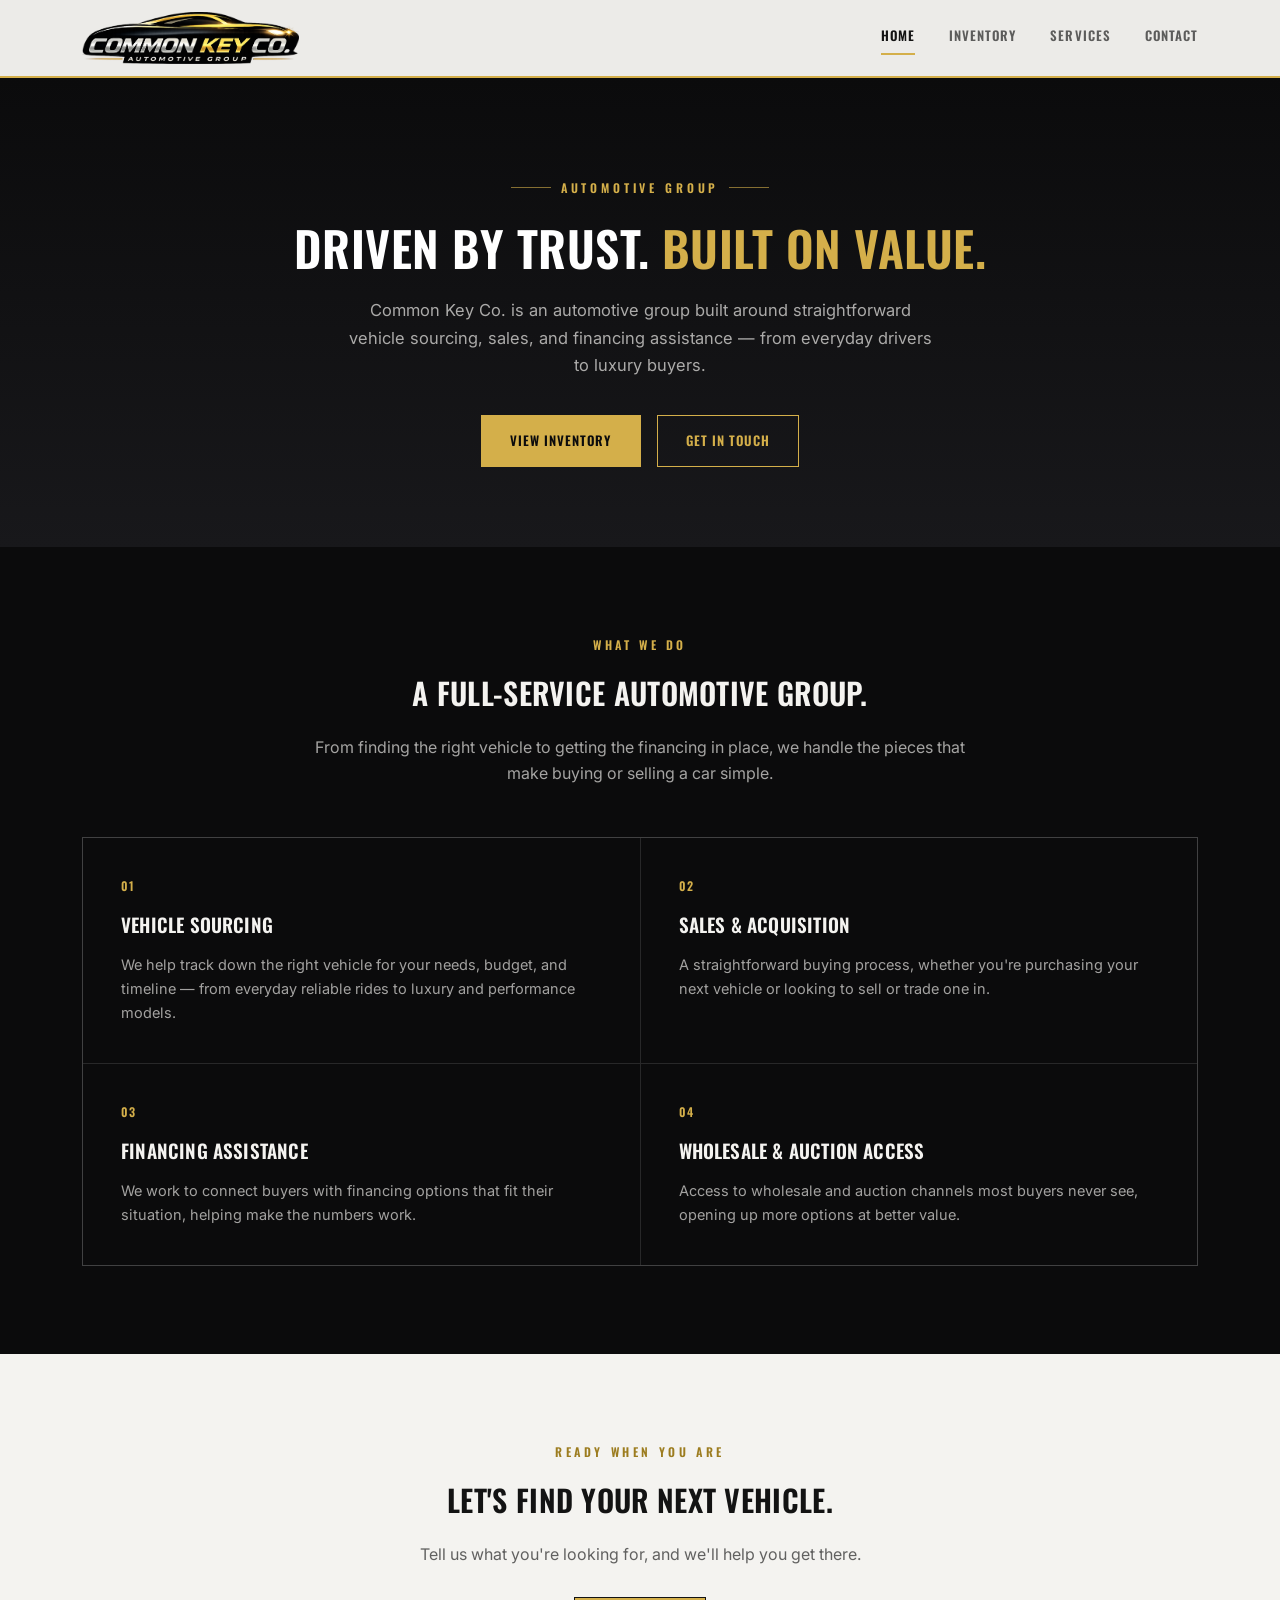
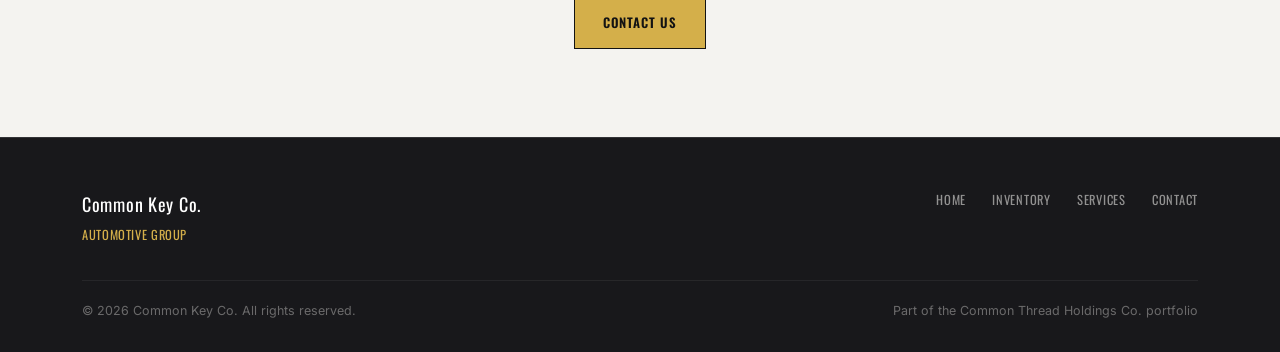
<file: index.html>
<!DOCTYPE html>
<html lang="en">
<head>
<meta charset="UTF-8">
<meta name="viewport" content="width=device-width, initial-scale=1.0">
<title>Common Key Co. — Automotive Group</title>
<meta name="description" content="Common Key Co. is an automotive group specializing in vehicle sourcing, sales, and financing assistance.">
<link rel="icon" href="favicon.ico">
<link rel="apple-touch-icon" href="apple-touch-icon.png">
<link rel="stylesheet" href="assets/style.css">
</head>
<body>

<header class="site">
  <div class="bar">
    <a href="index.html" class="brand">
      <img src="assets/logo.png" alt="Common Key Co. — Automotive Group">
    </a>
    <nav class="main">
      <a href="index.html" class="active">Home</a>
      <a href="inventory.html">Inventory</a>
      <a href="services.html">Services</a>
      <a href="contact.html">Contact</a>
    </nav>
  </div>
</header>

<section class="hero">
  <div class="wrap">
    <div class="eyebrow"><span class="line"></span>Automotive Group<span class="line"></span></div>
    <h1>Driven By Trust. <span class="accent">Built On Value.</span></h1>
    <p class="sub">Common Key Co. is an automotive group built around straightforward vehicle sourcing, sales, and financing assistance — from everyday drivers to luxury buyers.</p>
    <div class="cta-row">
      <a href="inventory.html" class="btn solid">View Inventory</a>
      <a href="contact.html" class="btn">Get In Touch</a>
    </div>
  </div>
</section>

<section>
  <div class="wrap">
    <div class="section-head">
      <div class="eyebrow">What We Do</div>
      <h2>A full-service automotive group.</h2>
      <p>From finding the right vehicle to getting the financing in place, we handle the pieces that make buying or selling a car simple.</p>
    </div>
    <div class="grid">
      <div class="card">
        <span class="num">01</span>
        <h3>Vehicle Sourcing</h3>
        <p>We help track down the right vehicle for your needs, budget, and timeline — from everyday reliable rides to luxury and performance models.</p>
      </div>
      <div class="card">
        <span class="num">02</span>
        <h3>Sales &amp; Acquisition</h3>
        <p>A straightforward buying process, whether you're purchasing your next vehicle or looking to sell or trade one in.</p>
      </div>
      <div class="card">
        <span class="num">03</span>
        <h3>Financing Assistance</h3>
        <p>We work to connect buyers with financing options that fit their situation, helping make the numbers work.</p>
      </div>
      <div class="card">
        <span class="num">04</span>
        <h3>Wholesale &amp; Auction Access</h3>
        <p>Access to wholesale and auction channels most buyers never see, opening up more options at better value.</p>
      </div>
    </div>
  </div>
</section>

<section class="alt">
  <div class="wrap" style="text-align:center;">
    <div class="section-head" style="margin-bottom: 30px;">
      <div class="eyebrow">Ready When You Are</div>
      <h2>Let's find your next vehicle.</h2>
      <p>Tell us what you're looking for, and we'll help you get there.</p>
    </div>
    <a href="contact.html" class="btn solid">Contact Us</a>
  </div>
</section>

<footer class="site">
  <div class="wrap">
    <div class="top">
      <div>
        <div class="word">Common Key Co.</div>
        <div class="tagline">Automotive Group</div>
      </div>
      <nav>
        <a href="index.html">Home</a>
        <a href="inventory.html">Inventory</a>
        <a href="services.html">Services</a>
        <a href="contact.html">Contact</a>
      </nav>
    </div>
    <div class="bottom">
      <span>&copy; 2026 Common Key Co. All rights reserved.</span>
      <span>Part of the Common Thread Holdings Co. portfolio</span>
    </div>
  </div>
</footer>

</body>
</html>
</file>
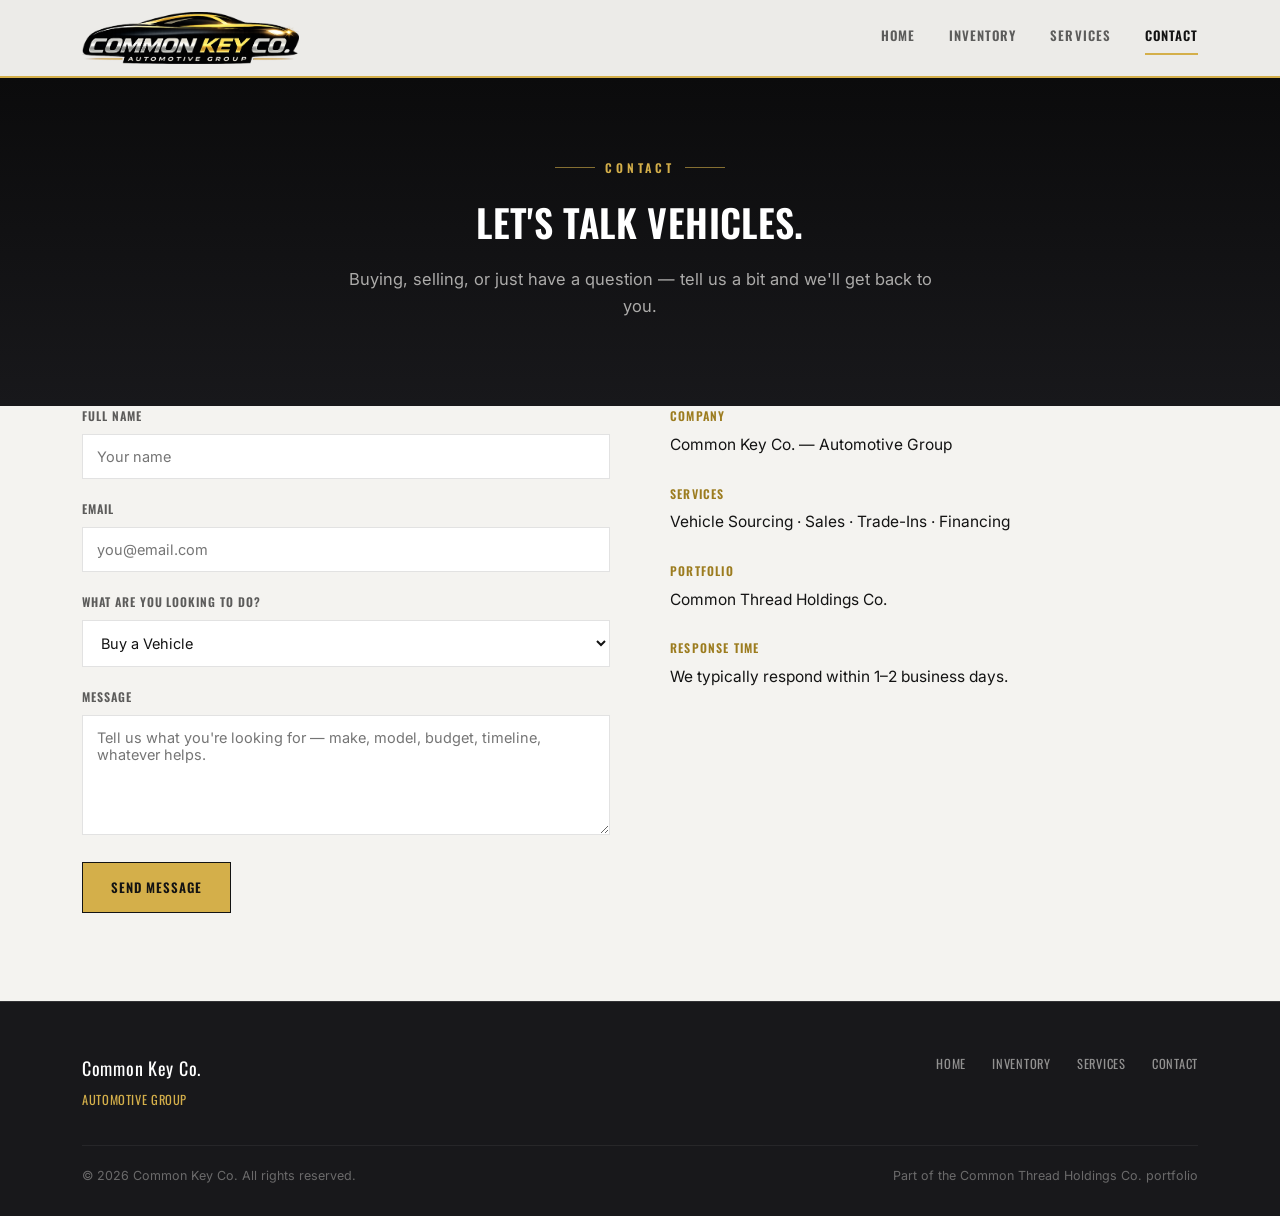
<file: contact.html>
<!DOCTYPE html>
<html lang="en">
<head>
<meta charset="UTF-8">
<meta name="viewport" content="width=device-width, initial-scale=1.0">
<title>Contact — Common Key Co.</title>
<meta name="description" content="Get in touch with Common Key Co. — vehicle sourcing, sales, trade-ins, and financing.">
<link rel="icon" href="favicon.ico">
<link rel="apple-touch-icon" href="apple-touch-icon.png">
<link rel="stylesheet" href="assets/style.css">
</head>
<body>

<header class="site">
  <div class="bar">
    <a href="index.html" class="brand">
      <img src="assets/logo.png" alt="Common Key Co. — Automotive Group">
    </a>
    <nav class="main">
      <a href="index.html">Home</a>
      <a href="inventory.html">Inventory</a>
      <a href="services.html">Services</a>
      <a href="contact.html" class="active">Contact</a>
    </nav>
  </div>
</header>

<section class="hero" style="padding: 80px 0 50px;">
  <div class="wrap">
    <div class="eyebrow"><span class="line"></span>Contact<span class="line"></span></div>
    <h1 style="font-size: 38px;">Let's Talk Vehicles.</h1>
    <p class="sub">Buying, selling, or just have a question — tell us a bit and we'll get back to you.</p>
  </div>
</section>

<section class="alt" style="padding-top: 0;">
  <div class="wrap">
    <div class="contact-layout">
      <form>
        <div class="field">
          <label>Full Name</label>
          <input type="text" placeholder="Your name">
        </div>
        <div class="field">
          <label>Email</label>
          <input type="email" placeholder="you@email.com">
        </div>
        <div class="field">
          <label>What are you looking to do?</label>
          <select>
            <option>Buy a Vehicle</option>
            <option>Sell / Trade-In a Vehicle</option>
            <option>Financing Questions</option>
            <option>General Inquiry</option>
          </select>
        </div>
        <div class="field">
          <label>Message</label>
          <textarea placeholder="Tell us what you're looking for — make, model, budget, timeline, whatever helps."></textarea>
        </div>
        <a href="#" class="btn solid">Send Message</a>
      </form>
      <div class="contact-info">
        <div class="item">
          <div class="k">Company</div>
          <div class="v">Common Key Co. — Automotive Group</div>
        </div>
        <div class="item">
          <div class="k">Services</div>
          <div class="v">Vehicle Sourcing &middot; Sales &middot; Trade-Ins &middot; Financing</div>
        </div>
        <div class="item">
          <div class="k">Portfolio</div>
          <div class="v">Common Thread Holdings Co.</div>
        </div>
        <div class="item">
          <div class="k">Response Time</div>
          <div class="v">We typically respond within 1–2 business days.</div>
        </div>
      </div>
    </div>
  </div>
</section>

<footer class="site">
  <div class="wrap">
    <div class="top">
      <div>
        <div class="word">Common Key Co.</div>
        <div class="tagline">Automotive Group</div>
      </div>
      <nav>
        <a href="index.html">Home</a>
        <a href="inventory.html">Inventory</a>
        <a href="services.html">Services</a>
        <a href="contact.html">Contact</a>
      </nav>
    </div>
    <div class="bottom">
      <span>&copy; 2026 Common Key Co. All rights reserved.</span>
      <span>Part of the Common Thread Holdings Co. portfolio</span>
    </div>
  </div>
</footer>

</body>
</html>
</file>
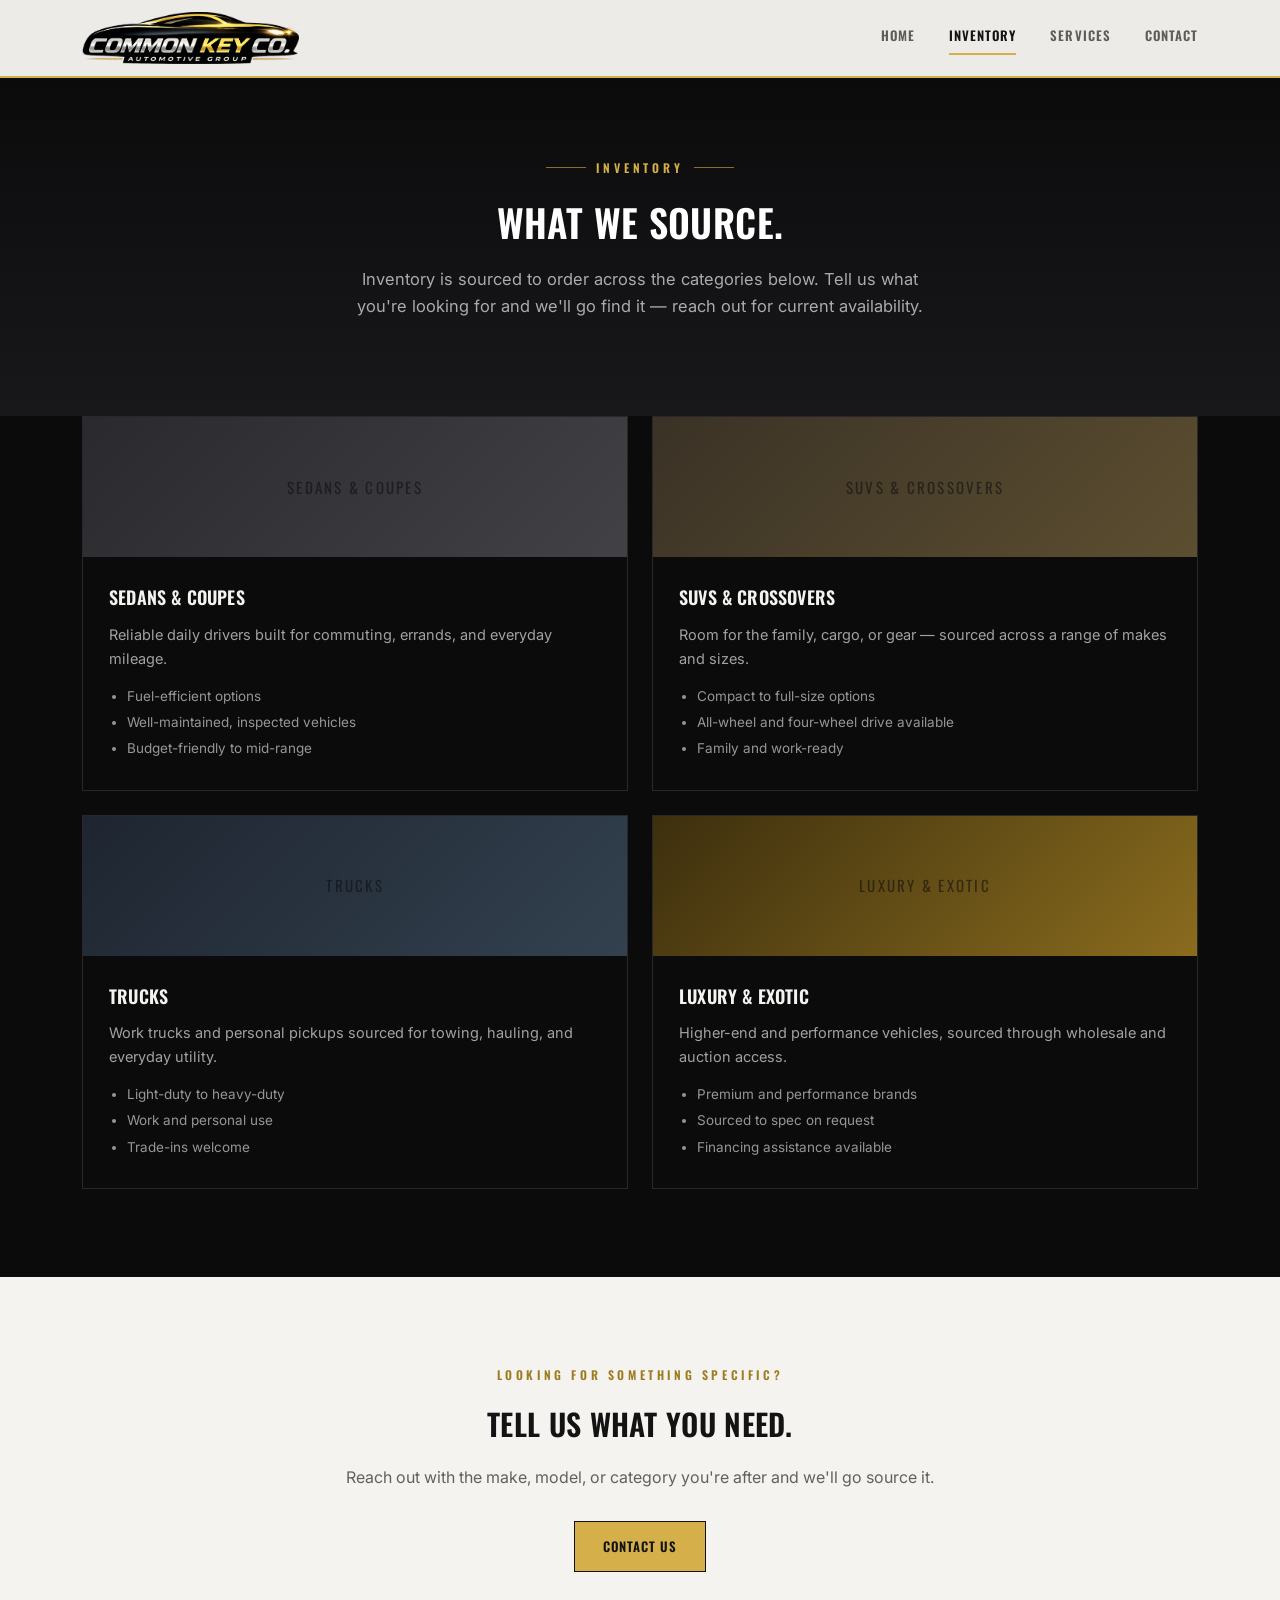
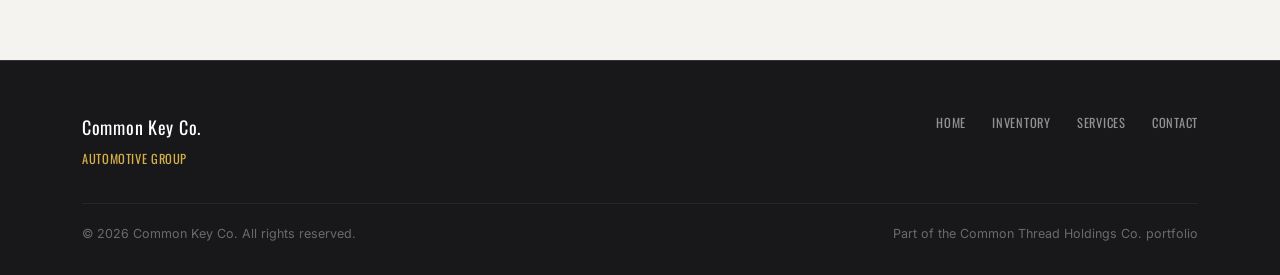
<file: inventory.html>
<!DOCTYPE html>
<html lang="en">
<head>
<meta charset="UTF-8">
<meta name="viewport" content="width=device-width, initial-scale=1.0">
<title>Inventory — Common Key Co.</title>
<meta name="description" content="Vehicle categories Common Key Co. sources and sells, from everyday sedans to luxury and exotic models.">
<link rel="icon" href="favicon.ico">
<link rel="apple-touch-icon" href="apple-touch-icon.png">
<link rel="stylesheet" href="assets/style.css">
</head>
<body>

<header class="site">
  <div class="bar">
    <a href="index.html" class="brand">
      <img src="assets/logo.png" alt="Common Key Co. — Automotive Group">
    </a>
    <nav class="main">
      <a href="index.html">Home</a>
      <a href="inventory.html" class="active">Inventory</a>
      <a href="services.html">Services</a>
      <a href="contact.html">Contact</a>
    </nav>
  </div>
</header>

<section class="hero" style="padding: 80px 0 60px;">
  <div class="wrap">
    <div class="eyebrow"><span class="line"></span>Inventory<span class="line"></span></div>
    <h1 style="font-size: 38px;">What We Source.</h1>
    <p class="sub">Inventory is sourced to order across the categories below. Tell us what you're looking for and we'll go find it — reach out for current availability.</p>
  </div>
</section>

<section style="padding-top: 0;">
  <div class="wrap">
    <div class="fleet-grid">
      <div class="fleet-card">
        <div class="swatch" style="background: linear-gradient(135deg, #2A2A2E, #414146);"><span class="ic">SEDANS &amp; COUPES</span></div>
        <div class="body">
          <h3>Sedans &amp; Coupes</h3>
          <p>Reliable daily drivers built for commuting, errands, and everyday mileage.</p>
          <ul>
            <li>Fuel-efficient options</li>
            <li>Well-maintained, inspected vehicles</li>
            <li>Budget-friendly to mid-range</li>
          </ul>
        </div>
      </div>
      <div class="fleet-card">
        <div class="swatch" style="background: linear-gradient(135deg, #3A3226, #5C4E30);"><span class="ic">SUVS &amp; CROSSOVERS</span></div>
        <div class="body">
          <h3>SUVs &amp; Crossovers</h3>
          <p>Room for the family, cargo, or gear — sourced across a range of makes and sizes.</p>
          <ul>
            <li>Compact to full-size options</li>
            <li>All-wheel and four-wheel drive available</li>
            <li>Family and work-ready</li>
          </ul>
        </div>
      </div>
      <div class="fleet-card">
        <div class="swatch" style="background: linear-gradient(135deg, #1E2530, #33414F);"><span class="ic">TRUCKS</span></div>
        <div class="body">
          <h3>Trucks</h3>
          <p>Work trucks and personal pickups sourced for towing, hauling, and everyday utility.</p>
          <ul>
            <li>Light-duty to heavy-duty</li>
            <li>Work and personal use</li>
            <li>Trade-ins welcome</li>
          </ul>
        </div>
      </div>
      <div class="fleet-card">
        <div class="swatch" style="background: linear-gradient(135deg, #3D2F0E, #8A6C1E);"><span class="ic">LUXURY &amp; EXOTIC</span></div>
        <div class="body">
          <h3>Luxury &amp; Exotic</h3>
          <p>Higher-end and performance vehicles, sourced through wholesale and auction access.</p>
          <ul>
            <li>Premium and performance brands</li>
            <li>Sourced to spec on request</li>
            <li>Financing assistance available</li>
          </ul>
        </div>
      </div>
    </div>
  </div>
</section>

<section class="alt">
  <div class="wrap" style="text-align:center;">
    <div class="section-head" style="margin-bottom: 30px;">
      <div class="eyebrow">Looking For Something Specific?</div>
      <h2>Tell us what you need.</h2>
      <p>Reach out with the make, model, or category you're after and we'll go source it.</p>
    </div>
    <a href="contact.html" class="btn solid">Contact Us</a>
  </div>
</section>

<footer class="site">
  <div class="wrap">
    <div class="top">
      <div>
        <div class="word">Common Key Co.</div>
        <div class="tagline">Automotive Group</div>
      </div>
      <nav>
        <a href="index.html">Home</a>
        <a href="inventory.html">Inventory</a>
        <a href="services.html">Services</a>
        <a href="contact.html">Contact</a>
      </nav>
    </div>
    <div class="bottom">
      <span>&copy; 2026 Common Key Co. All rights reserved.</span>
      <span>Part of the Common Thread Holdings Co. portfolio</span>
    </div>
  </div>
</footer>

</body>
</html>
</file>
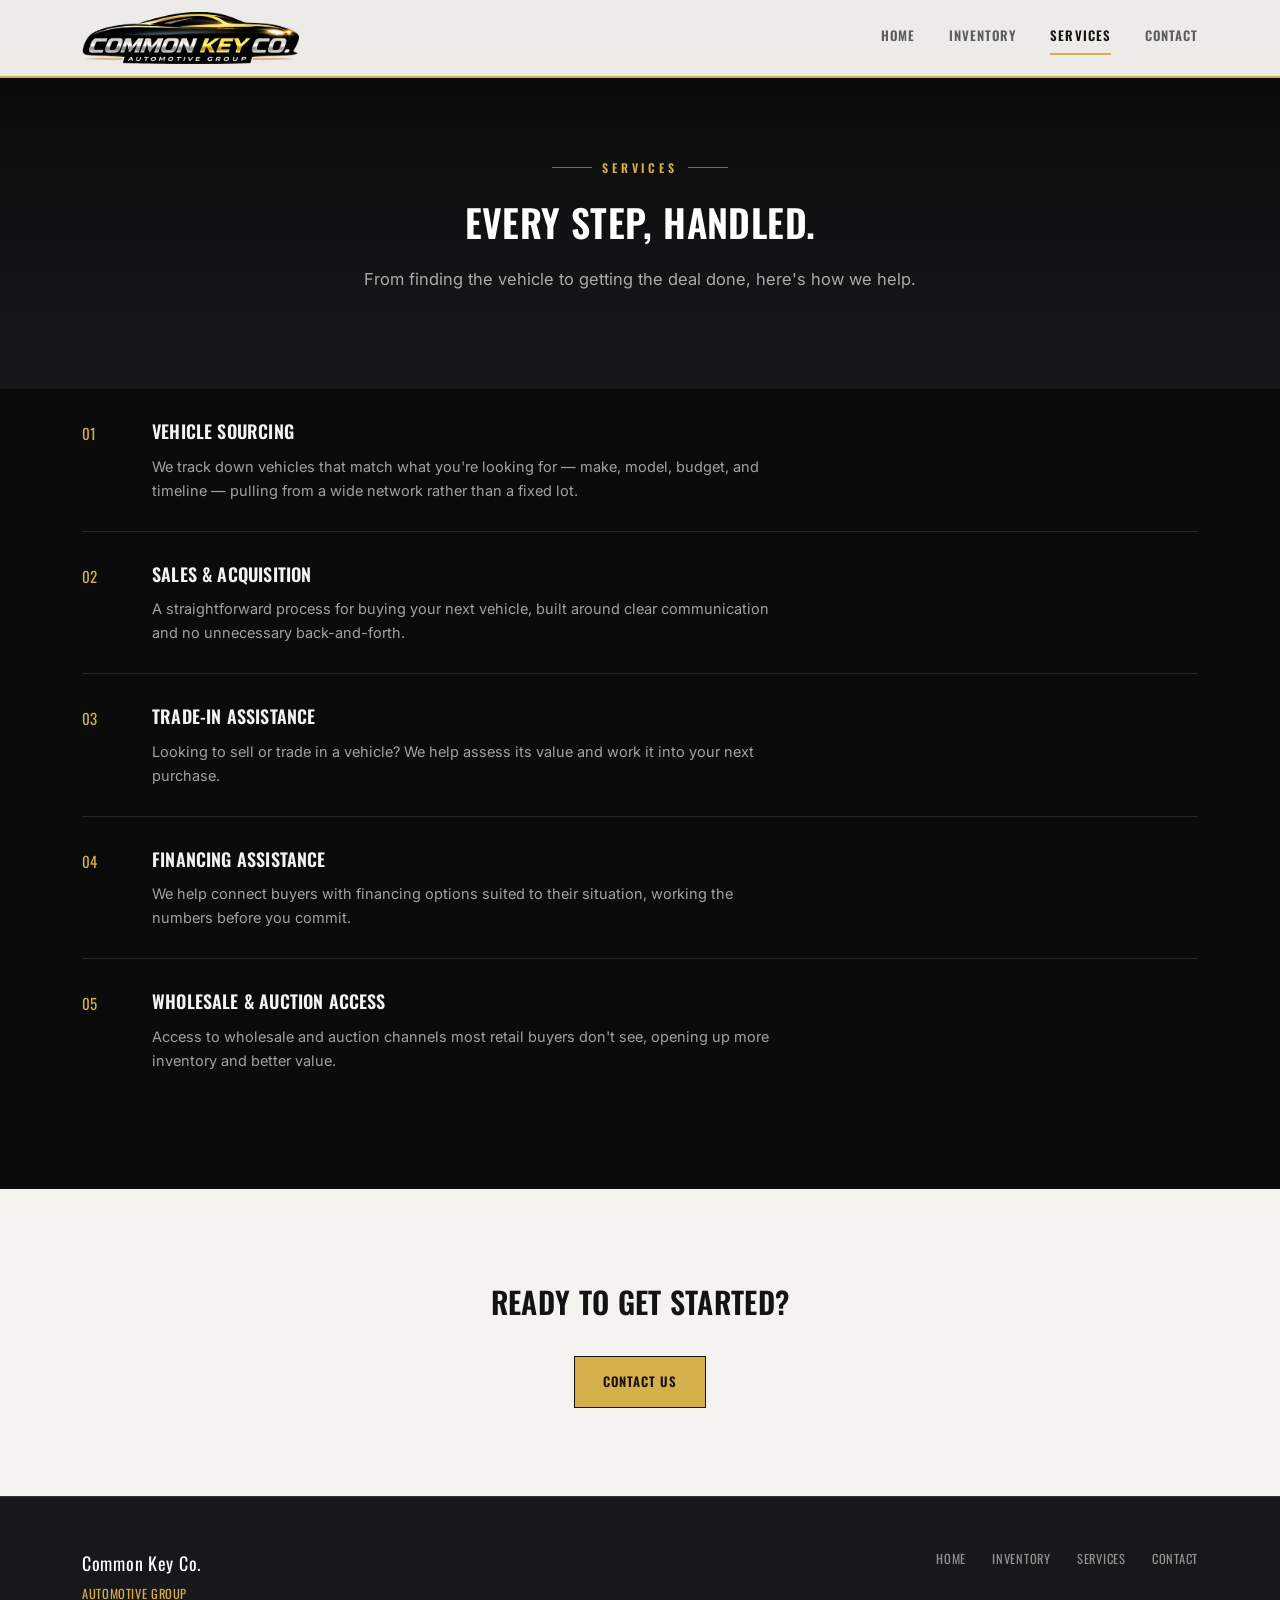
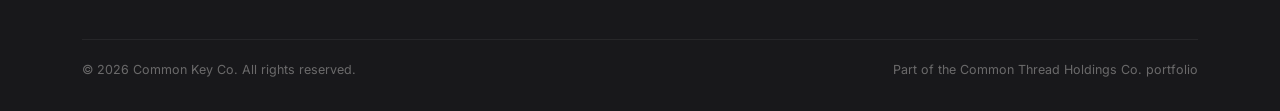
<file: services.html>
<!DOCTYPE html>
<html lang="en">
<head>
<meta charset="UTF-8">
<meta name="viewport" content="width=device-width, initial-scale=1.0">
<title>Services — Common Key Co.</title>
<meta name="description" content="Vehicle sourcing, sales, financing assistance, and wholesale access from Common Key Co.">
<link rel="icon" href="favicon.ico">
<link rel="apple-touch-icon" href="apple-touch-icon.png">
<link rel="stylesheet" href="assets/style.css">
</head>
<body>

<header class="site">
  <div class="bar">
    <a href="index.html" class="brand">
      <img src="assets/logo.png" alt="Common Key Co. — Automotive Group">
    </a>
    <nav class="main">
      <a href="index.html">Home</a>
      <a href="inventory.html">Inventory</a>
      <a href="services.html" class="active">Services</a>
      <a href="contact.html">Contact</a>
    </nav>
  </div>
</header>

<section class="hero" style="padding: 80px 0 60px;">
  <div class="wrap">
    <div class="eyebrow"><span class="line"></span>Services<span class="line"></span></div>
    <h1 style="font-size: 38px;">Every Step, Handled.</h1>
    <p class="sub">From finding the vehicle to getting the deal done, here's how we help.</p>
  </div>
</section>

<section style="padding-top: 0;">
  <div class="wrap">
    <div class="row-list">
      <div class="item">
        <div class="mark">01</div>
        <div>
          <h3>Vehicle Sourcing</h3>
          <p>We track down vehicles that match what you're looking for — make, model, budget, and timeline — pulling from a wide network rather than a fixed lot.</p>
        </div>
      </div>
      <div class="item">
        <div class="mark">02</div>
        <div>
          <h3>Sales &amp; Acquisition</h3>
          <p>A straightforward process for buying your next vehicle, built around clear communication and no unnecessary back-and-forth.</p>
        </div>
      </div>
      <div class="item">
        <div class="mark">03</div>
        <div>
          <h3>Trade-In Assistance</h3>
          <p>Looking to sell or trade in a vehicle? We help assess its value and work it into your next purchase.</p>
        </div>
      </div>
      <div class="item">
        <div class="mark">04</div>
        <div>
          <h3>Financing Assistance</h3>
          <p>We help connect buyers with financing options suited to their situation, working the numbers before you commit.</p>
        </div>
      </div>
      <div class="item">
        <div class="mark">05</div>
        <div>
          <h3>Wholesale &amp; Auction Access</h3>
          <p>Access to wholesale and auction channels most retail buyers don't see, opening up more inventory and better value.</p>
        </div>
      </div>
    </div>
  </div>
</section>

<section class="alt">
  <div class="wrap" style="text-align:center;">
    <div class="section-head" style="margin-bottom: 30px;">
      <h2>Ready to get started?</h2>
    </div>
    <a href="contact.html" class="btn solid">Contact Us</a>
  </div>
</section>

<footer class="site">
  <div class="wrap">
    <div class="top">
      <div>
        <div class="word">Common Key Co.</div>
        <div class="tagline">Automotive Group</div>
      </div>
      <nav>
        <a href="index.html">Home</a>
        <a href="inventory.html">Inventory</a>
        <a href="services.html">Services</a>
        <a href="contact.html">Contact</a>
      </nav>
    </div>
    <div class="bottom">
      <span>&copy; 2026 Common Key Co. All rights reserved.</span>
      <span>Part of the Common Thread Holdings Co. portfolio</span>
    </div>
  </div>
</footer>

</body>
</html>
</file>
<file: assets/style.css>
@import url('https://fonts.googleapis.com/css2?family=Oswald:wght@400;500;600;700&family=Inter:wght@400;500;600;700&display=swap');

:root {
  --black: #0B0B0C;
  --charcoal: #18181B;
  --paper: #F4F3F0;
  --ink: #131313;
  --gold: #D4AF4A;
  --gold-soft: #EBD48F;
  --silver: #C7CACE;
  --silver-dim: #8C8F93;
  --line-dark: rgba(244,243,240,0.12);
  --line-light: rgba(19,19,19,0.12);
  --max: 1180px;
}

* { box-sizing: border-box; }
html { scroll-behavior: smooth; }
body {
  margin: 0;
  background: var(--black);
  color: var(--paper);
  font-family: 'Inter', -apple-system, sans-serif;
  font-size: 16px;
  line-height: 1.65;
  -webkit-font-smoothing: antialiased;
}

h1, h2, h3, .display {
  font-family: 'Oswald', sans-serif;
  font-weight: 600;
  letter-spacing: 0.01em;
  margin: 0;
  text-transform: uppercase;
}

a { color: inherit; text-decoration: none; }
img { max-width: 100%; display: block; }

.wrap { max-width: var(--max); margin: 0 auto; padding: 0 32px; }

header.site {
  position: sticky; top: 0; z-index: 50;
  background: rgba(244,243,240,0.97);
  backdrop-filter: blur(8px);
  border-bottom: 2px solid var(--gold);
}
header.site .bar {
  display: flex; align-items: center; justify-content: space-between;
  padding: 12px 32px;
  max-width: var(--max); margin: 0 auto;
}
.brand img { height: 52px; width: auto; }

nav.main { display: flex; gap: 34px; }
nav.main a {
  font-family: 'Oswald', sans-serif;
  font-size: 13px; letter-spacing: 0.08em; text-transform: uppercase; font-weight: 600;
  color: var(--ink); opacity: 0.66; transition: opacity 0.2s; position: relative; padding-bottom: 4px;
}
nav.main a:hover, nav.main a.active { opacity: 1; }
nav.main a.active::after { content: ''; position: absolute; left: 0; right: 0; bottom: -4px; height: 2px; background: var(--gold); }

.hero { padding: 100px 0 80px; text-align: center; background: linear-gradient(180deg, var(--black) 0%, var(--charcoal) 100%); }
.hero .eyebrow { display: flex; align-items: center; justify-content: center; gap: 10px; font-family: 'Oswald', sans-serif; font-size: 12px; letter-spacing: 0.32em; text-transform: uppercase; color: var(--gold); font-weight: 600; margin-bottom: 22px; }
.hero .eyebrow .line { width: 40px; height: 1px; background: var(--gold); opacity: 0.6; }
.hero h1 { font-size: 48px; line-height: 1.16; max-width: 780px; margin: 0 auto 22px; color: #fff; }
.hero h1 .accent { color: var(--gold); }
.hero .sub { max-width: 600px; margin: 0 auto 36px; font-size: 16.5px; color: rgba(244,243,240,0.68); text-transform: none; letter-spacing: normal; font-family: 'Inter', sans-serif; }
.hero .cta-row { display: flex; gap: 16px; justify-content: center; flex-wrap: wrap; }

section { padding: 88px 0; }
section.alt { background: var(--paper); color: var(--ink); }
section.alt h1, section.alt h2, section.alt h3 { color: var(--ink); }
.section-head { text-align: center; max-width: 660px; margin: 0 auto 50px; }
.section-head .eyebrow { font-family: 'Oswald', sans-serif; font-size: 12px; letter-spacing: 0.3em; text-transform: uppercase; color: var(--gold); font-weight: 600; margin-bottom: 14px; }
section.alt .section-head .eyebrow { color: #9C7C1F; }
.section-head h2 { font-size: 30px; margin-bottom: 14px; }
.section-head p { font-family: 'Inter', sans-serif; text-transform: none; letter-spacing: normal; color: rgba(244,243,240,0.66); font-size: 16px; }
section.alt .section-head p { color: rgba(19,19,19,0.65); }

.grid { display: grid; grid-template-columns: repeat(2, 1fr); gap: 1px; background: var(--line-dark); border: 1px solid var(--line-dark); }
section.alt .grid { background: var(--line-light); border-color: var(--line-light); }
.card { background: var(--black); padding: 38px; }
section.alt .card { background: var(--paper); }
.card .num { font-family: 'Oswald', sans-serif; font-size: 12px; color: var(--gold); font-weight: 600; letter-spacing: 0.12em; margin-bottom: 14px; display: block; }
.card h3 { font-size: 19px; margin-bottom: 12px; }
.card p { font-family: 'Inter', sans-serif; text-transform: none; letter-spacing: normal; font-size: 14.5px; color: rgba(244,243,240,0.65); margin: 0; }
section.alt .card p { color: rgba(19,19,19,0.65); }

.fleet-grid { display: grid; grid-template-columns: repeat(2, 1fr); gap: 24px; }
.fleet-card { border: 1px solid var(--line-dark); overflow: hidden; }
.fleet-card .swatch { height: 140px; display: flex; align-items: center; justify-content: center; }
.fleet-card .swatch .ic { font-family: 'Oswald', sans-serif; font-size: 15px; letter-spacing: 0.15em; color: rgba(11,11,12,0.55); }
.fleet-card .body { padding: 26px; }
.fleet-card h3 { font-size: 18px; margin-bottom: 10px; }
.fleet-card p { font-family: 'Inter', sans-serif; text-transform: none; letter-spacing: normal; font-size: 14.5px; color: rgba(244,243,240,0.65); margin: 0 0 14px; }
.fleet-card ul { margin: 0; padding-left: 18px; font-family: 'Inter', sans-serif; font-size: 13.5px; color: rgba(244,243,240,0.6); text-transform: none; letter-spacing: normal; }
.fleet-card ul li { margin-bottom: 4px; }

.row-list { display: flex; flex-direction: column; }
.row-list .item { display: flex; align-items: flex-start; gap: 26px; padding: 28px 0; border-bottom: 1px solid var(--line-dark); }
section.alt .row-list .item { border-bottom: 1px solid var(--line-light); }
.row-list .item:last-child { border-bottom: none; }
.row-list .mark { font-family: 'Oswald', sans-serif; font-size: 15px; color: var(--gold); width: 44px; flex: none; padding-top: 4px; }
.row-list h3 { font-size: 18px; margin-bottom: 8px; }
.row-list p { font-family: 'Inter', sans-serif; text-transform: none; letter-spacing: normal; color: rgba(244,243,240,0.65); font-size: 14.5px; margin: 0; max-width: 640px; }
section.alt .row-list p { color: rgba(19,19,19,0.65); }

.btn { display: inline-block; padding: 14px 28px; border: 1px solid var(--gold); color: var(--gold); font-family: 'Oswald', sans-serif; font-size: 13px; letter-spacing: 0.08em; text-transform: uppercase; font-weight: 600; transition: all 0.2s; }
.btn:hover { background: var(--gold); color: var(--black); }
.btn.solid { background: var(--gold); color: var(--black); }
.btn.solid:hover { background: var(--gold-soft); }
section.alt .btn { border-color: var(--ink); color: var(--ink); }
section.alt .btn:hover { background: var(--ink); color: var(--paper); }

footer.site { background: var(--charcoal); color: rgba(244,243,240,0.68); padding: 52px 0 30px; border-top: 1px solid var(--line-dark); }
footer.site .top { display: flex; justify-content: space-between; align-items: flex-start; padding-bottom: 34px; flex-wrap: wrap; gap: 22px; }
footer.site .word { font-family: 'Oswald', sans-serif; color: #fff; font-size: 18px; letter-spacing: 0.04em; }
footer.site .tagline { font-size: 12.5px; letter-spacing: 0.05em; color: var(--gold); margin-top: 6px; font-family: 'Oswald', sans-serif; text-transform: uppercase; }
footer.site nav { display: flex; gap: 26px; flex-wrap: wrap; }
footer.site nav a { font-family: 'Oswald', sans-serif; font-size: 12.5px; text-transform: uppercase; letter-spacing: 0.06em; opacity: 0.82; }
footer.site nav a:hover { opacity: 1; color: var(--gold); }
footer.site .bottom { border-top: 1px solid rgba(244,243,240,0.12); padding-top: 20px; font-size: 12.5px; opacity: 0.55; display: flex; justify-content: space-between; flex-wrap: wrap; gap: 10px; }

.contact-layout { display: grid; grid-template-columns: 1fr 1fr; gap: 60px; align-items: start; }
.field { margin-bottom: 20px; }
.field label { display: block; font-family: 'Oswald', sans-serif; font-size: 12px; letter-spacing: 0.08em; text-transform: uppercase; font-weight: 600; margin-bottom: 8px; color: rgba(19,19,19,0.68); }
.field input, .field select, .field textarea { width: 100%; padding: 13px 14px; border: 1px solid var(--line-light); background: #fff; font-family: 'Inter', sans-serif; font-size: 14.5px; color: var(--ink); }
.field textarea { resize: vertical; min-height: 120px; }
.contact-info .item { margin-bottom: 26px; }
.contact-info .item .k { font-family: 'Oswald', sans-serif; font-size: 12px; letter-spacing: 0.1em; text-transform: uppercase; color: #9C7C1F; font-weight: 600; margin-bottom: 6px; }
.contact-info .item .v { font-size: 15.5px; }

@media (max-width: 860px) {
  .hero h1 { font-size: 30px; }
  nav.main { display: none; }
  .grid, .fleet-grid { grid-template-columns: 1fr; }
  .contact-layout { grid-template-columns: 1fr; gap: 40px; }
  footer.site .top { flex-direction: column; }
}
</file>
